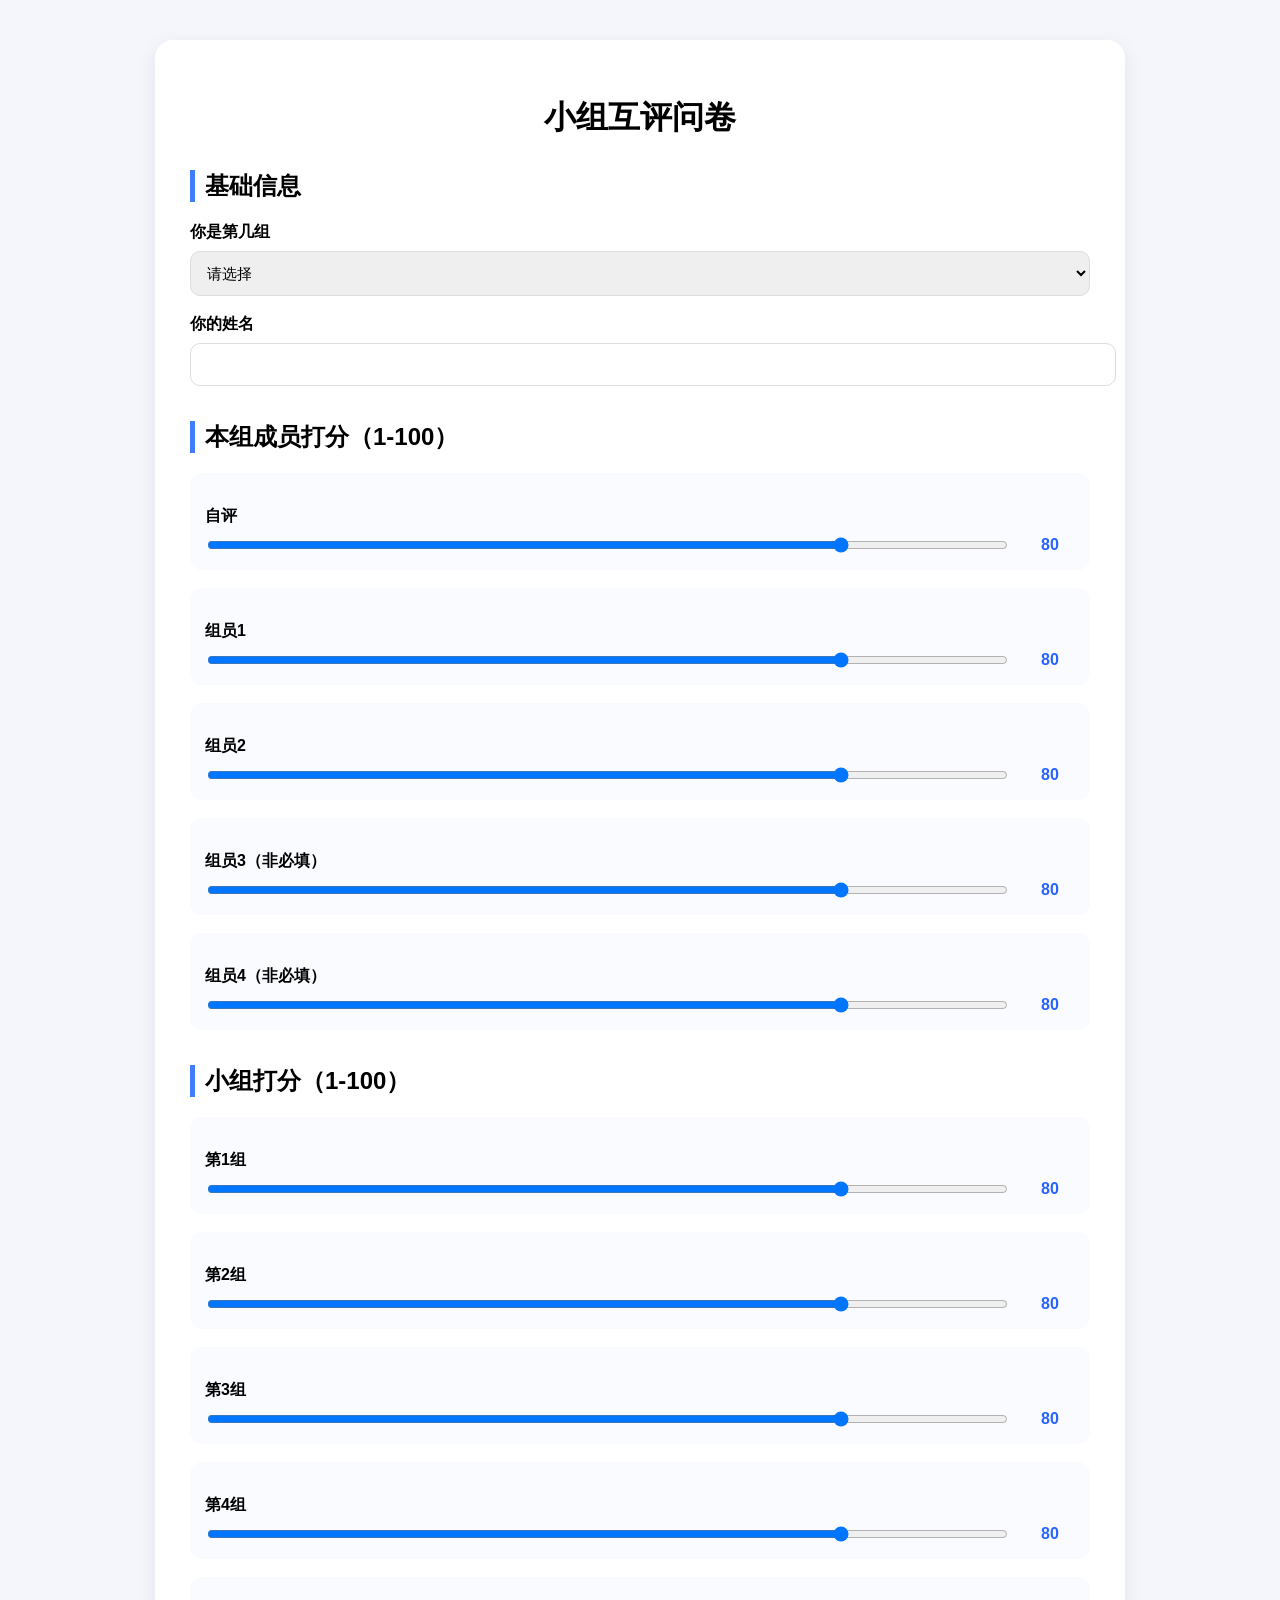
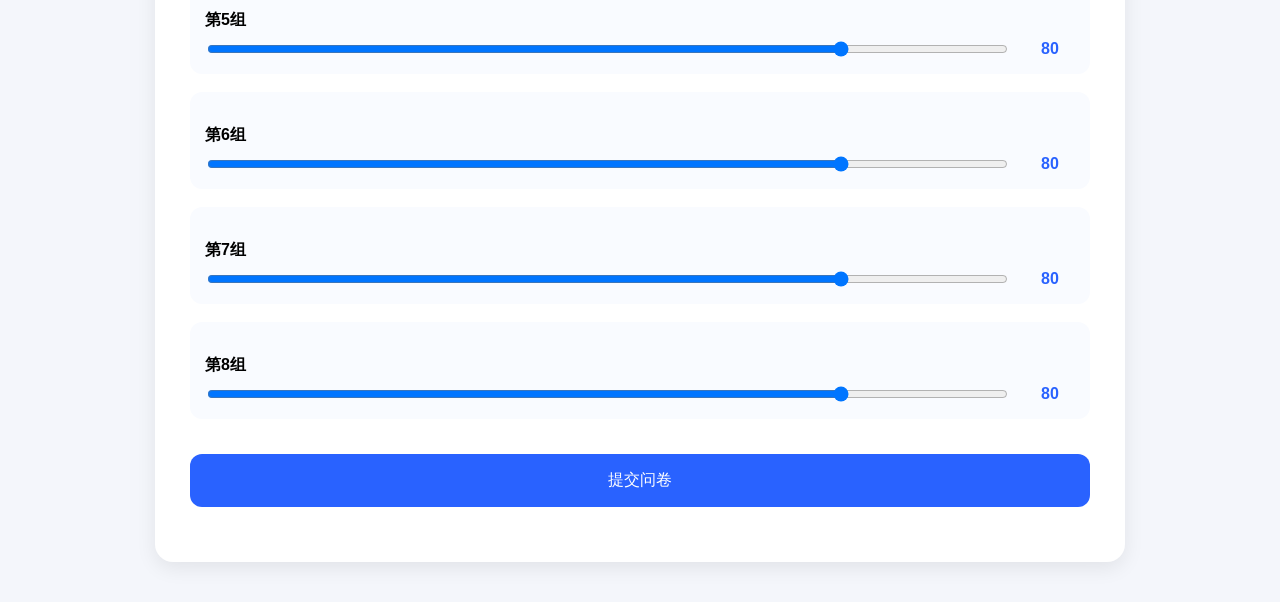
<file: index.html>
<!DOCTYPE html>
<html lang="zh-CN">
<head>
  <meta charset="UTF-8">
  <meta name="viewport" content="width=device-width, initial-scale=1.0"/>
  <title>小组互评系统</title>

  <link rel="stylesheet" href="style.css">

</head>
<body>

<div class="container">

  <h1>小组互评问卷</h1>

  <form id="surveyForm">

    <div class="section">
      <h2>基础信息</h2>

      <label>你是第几组</label>

      <select id="group" required>
        <option value="">请选择</option>
        <option>第1组</option>
        <option>第2组</option>
        <option>第3组</option>
        <option>第4组</option>
        <option>第5组</option>
        <option>第6组</option>
        <option>第7组</option>
        <option>第8组</option>
      </select>

      <label>你的姓名</label>
      <input type="text" id="name" required>
    </div>

    <div class="section">
      <h2>本组成员打分（1-100）</h2>

      <div id="memberScores"></div>
    </div>

    <div class="section">
      <h2>小组打分（1-100）</h2>

      <div id="groupScores"></div>
    </div>

    <button type="submit">提交问卷</button>

  </form>

  <div id="successMessage"></div>

</div>

<script src="config.js"></script>
<script src="app.js"></script>

</body>
</html>
</file>
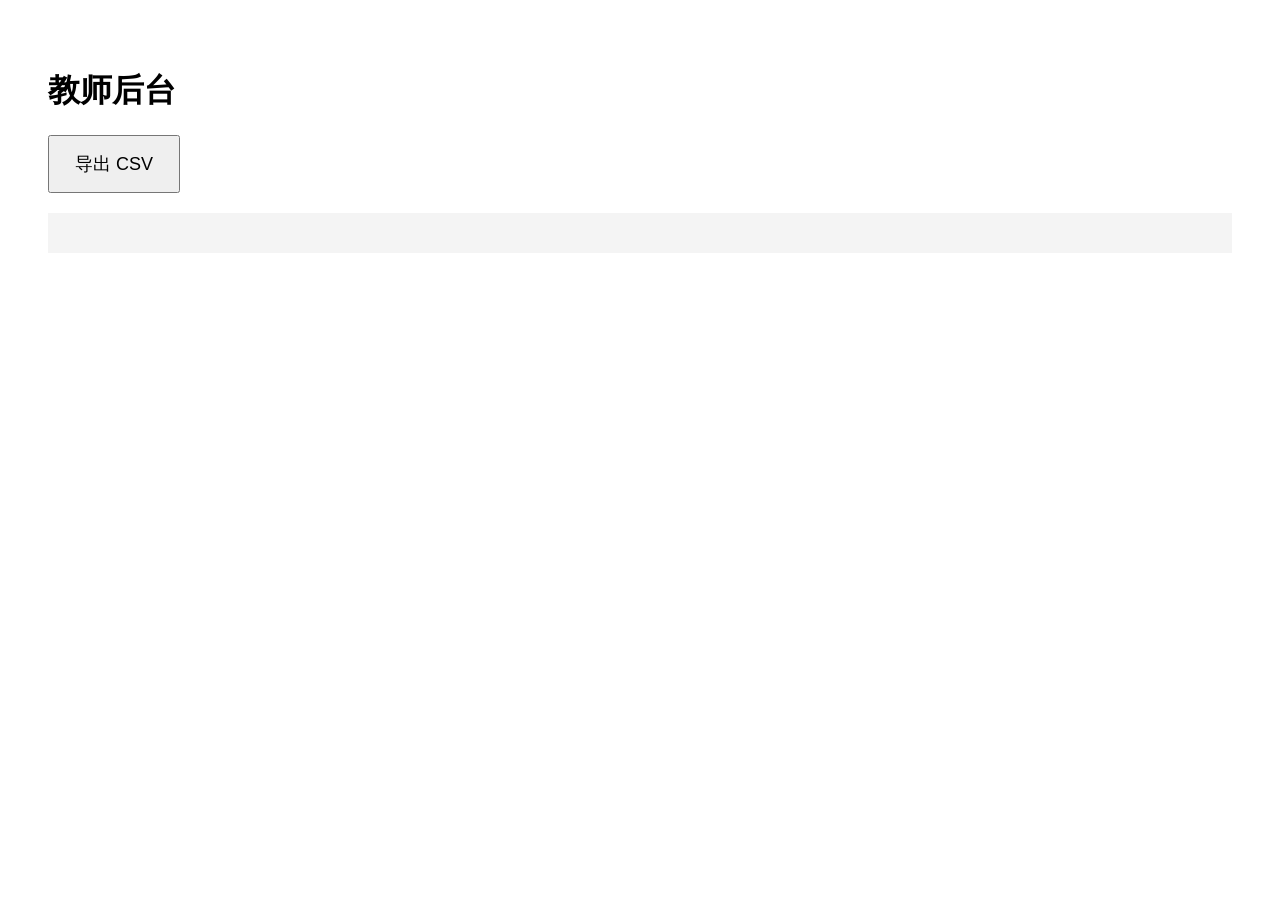
<file: export.html>
<!DOCTYPE html>
<html lang="zh-CN">
<head>
  <meta charset="UTF-8">
  <title>导出后台</title>

  <style>
    body{
      font-family:Arial;
      padding:40px;
    }

    button{
      padding:15px 25px;
      font-size:18px;
      cursor:pointer;
    }

    pre{
      margin-top:20px;
      background:#f4f4f4;
      padding:20px;
    }
  </style>
</head>
<body>

<h1>教师后台</h1>

<button onclick="exportCSV()">导出 CSV</button>

<pre id="result"></pre>

<script src="config.js"></script>
<script src="export.js"></script>

</body>
</html>
</file>
<file: style.css>
body{
  margin:0;
  padding:40px;
  background:#f4f6fb;
  font-family:"PingFang SC","Microsoft YaHei",sans-serif;
}

.container{
  max-width:900px;
  margin:auto;
  background:white;
  border-radius:18px;
  padding:35px;
  box-shadow:0 6px 20px rgba(0,0,0,0.08);
}

h1{
  text-align:center;
  margin-bottom:30px;
}

.section{
  margin-bottom:35px;
}

h2{
  border-left:5px solid #3f7cff;
  padding-left:10px;
}

label{
  display:block;
  margin-top:18px;
  margin-bottom:8px;
  font-weight:600;
}

select,
input[type="text"]{
  width:100%;
  padding:12px;
  border-radius:10px;
  border:1px solid #ddd;
  font-size:15px;
}

.slider-box{
  margin-top:18px;
  background:#f9fbff;
  padding:15px;
  border-radius:12px;
}

.score-row{
  display:flex;
  align-items:center;
  gap:15px;
}

input[type="range"]{
  flex:1;
}

.score-value{
  width:50px;
  text-align:center;
  color:#2962ff;
  font-weight:bold;
}

button{
  width:100%;
  padding:16px;
  border:none;
  border-radius:12px;
  background:#2962ff;
  color:white;
  font-size:16px;
  cursor:pointer;
}

button:hover{
  background:#184ad3;
}

#successMessage{
  margin-top:20px;
  text-align:center;
  color:green;
  font-weight:bold;
}
</file>
